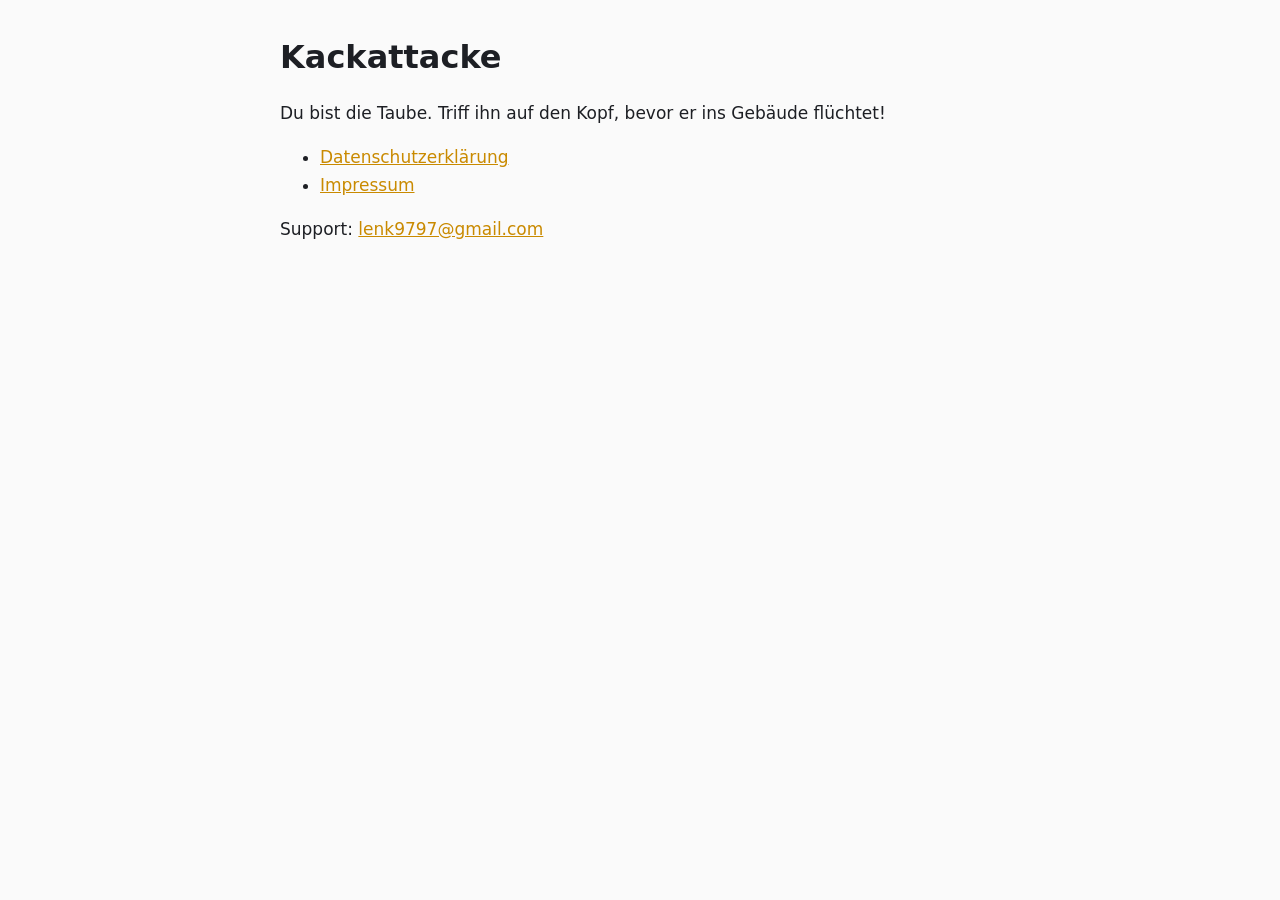
<file: index.html>
<!doctype html>
<html lang="de">
<head>
<meta charset="utf-8">
<meta name="viewport" content="width=device-width, initial-scale=1">
<title>Kackattacke</title>
<link rel="stylesheet" href="style.css">
</head>
<body>
<main>
<h1>Kackattacke</h1>
<p>Du bist die Taube. Triff ihn auf den Kopf, bevor er ins Gebäude flüchtet!</p>
<ul>
  <li><a href="datenschutz.html">Datenschutzerklärung</a></li>
  <li><a href="impressum.html">Impressum</a></li>
</ul>
<p>Support: <a href="mailto:lenk9797@gmail.com">lenk9797@gmail.com</a></p>
</main>
</body>
</html>
</file>
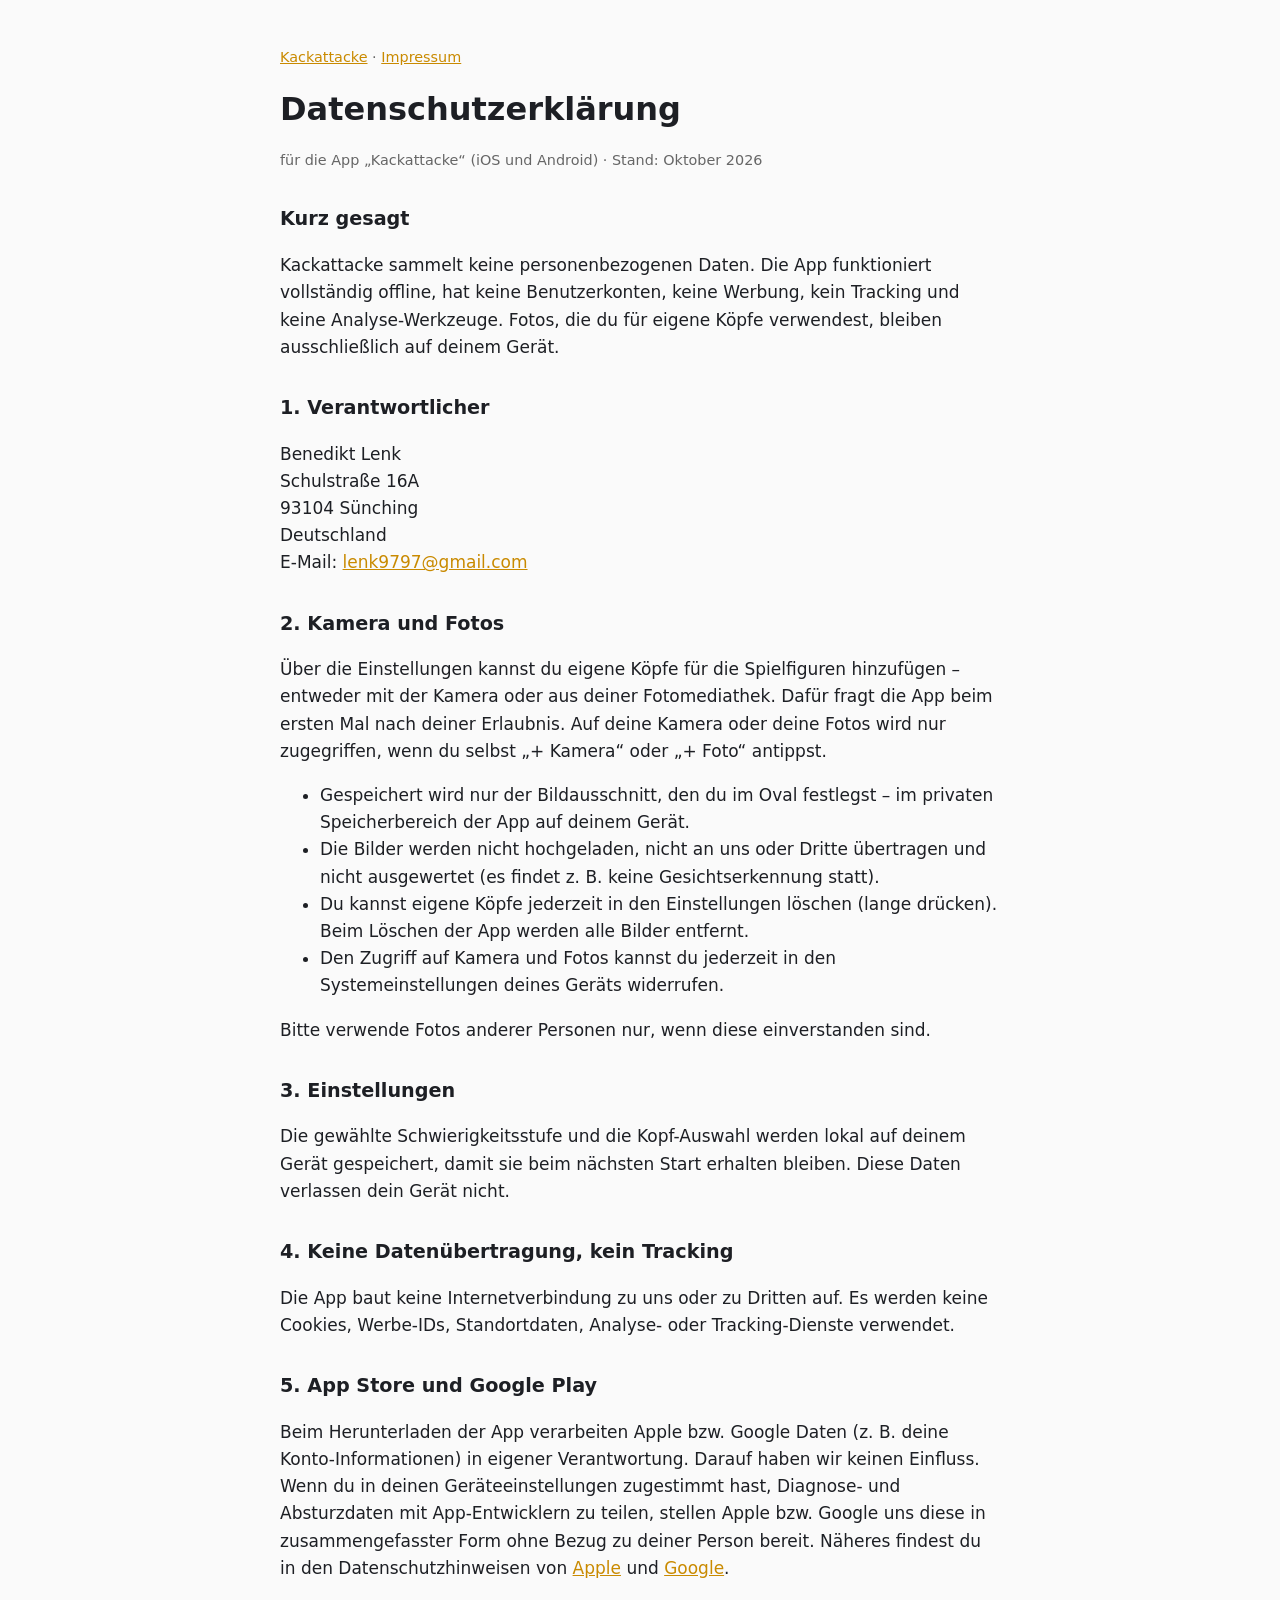
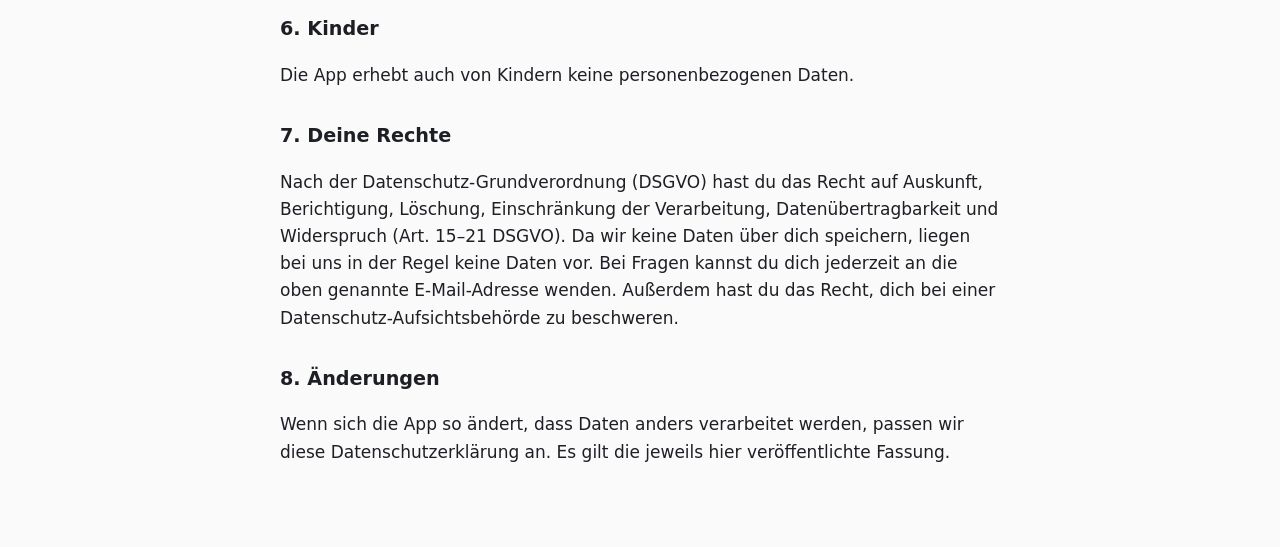
<file: datenschutz.html>
<!doctype html>
<html lang="de">
<head>
<meta charset="utf-8">
<meta name="viewport" content="width=device-width, initial-scale=1">
<title>Kackattacke – Datenschutzerklärung</title>
<link rel="stylesheet" href="style.css">
</head>
<body>
<main>
<p class="nav"><a href="index.html">Kackattacke</a> · <a href="impressum.html">Impressum</a></p>

<h1>Datenschutzerklärung</h1>
<p class="meta">für die App „Kackattacke“ (iOS und Android) · Stand: Oktober 2026</p>

<h2>Kurz gesagt</h2>
<p>Kackattacke sammelt keine personenbezogenen Daten. Die App funktioniert vollständig offline,
hat keine Benutzerkonten, keine Werbung, kein Tracking und keine Analyse-Werkzeuge.
Fotos, die du für eigene Köpfe verwendest, bleiben ausschließlich auf deinem Gerät.</p>

<h2>1. Verantwortlicher</h2>
<p>
Benedikt Lenk<br>
Schulstraße 16A<br>
93104 Sünching<br>
Deutschland<br>
E-Mail: <a href="mailto:lenk9797@gmail.com">lenk9797@gmail.com</a>
</p>

<h2>2. Kamera und Fotos</h2>
<p>Über die Einstellungen kannst du eigene Köpfe für die Spielfiguren hinzufügen – entweder mit der
Kamera oder aus deiner Fotomediathek. Dafür fragt die App beim ersten Mal nach deiner Erlaubnis.
Auf deine Kamera oder deine Fotos wird nur zugegriffen, wenn du selbst „+ Kamera“ oder „+ Foto“ antippst.</p>
<ul>
  <li>Gespeichert wird nur der Bildausschnitt, den du im Oval festlegst – im privaten Speicherbereich der App auf deinem Gerät.</li>
  <li>Die Bilder werden nicht hochgeladen, nicht an uns oder Dritte übertragen und nicht ausgewertet (es findet z.&nbsp;B. keine Gesichtserkennung statt).</li>
  <li>Du kannst eigene Köpfe jederzeit in den Einstellungen löschen (lange drücken). Beim Löschen der App werden alle Bilder entfernt.</li>
  <li>Den Zugriff auf Kamera und Fotos kannst du jederzeit in den Systemeinstellungen deines Geräts widerrufen.</li>
</ul>
<p>Bitte verwende Fotos anderer Personen nur, wenn diese einverstanden sind.</p>

<h2>3. Einstellungen</h2>
<p>Die gewählte Schwierigkeitsstufe und die Kopf-Auswahl werden lokal auf deinem Gerät gespeichert,
damit sie beim nächsten Start erhalten bleiben. Diese Daten verlassen dein Gerät nicht.</p>

<h2>4. Keine Datenübertragung, kein Tracking</h2>
<p>Die App baut keine Internetverbindung zu uns oder zu Dritten auf. Es werden keine Cookies,
Werbe-IDs, Standortdaten, Analyse- oder Tracking-Dienste verwendet.</p>

<h2>5. App Store und Google Play</h2>
<p>Beim Herunterladen der App verarbeiten Apple bzw. Google Daten (z.&nbsp;B. deine Konto-Informationen)
in eigener Verantwortung. Darauf haben wir keinen Einfluss. Wenn du in deinen Geräteeinstellungen
zugestimmt hast, Diagnose- und Absturzdaten mit App-Entwicklern zu teilen, stellen Apple bzw. Google
uns diese in zusammengefasster Form ohne Bezug zu deiner Person bereit. Näheres findest du in den
Datenschutzhinweisen von
<a href="https://www.apple.com/de/legal/privacy/">Apple</a> und
<a href="https://policies.google.com/privacy?hl=de">Google</a>.</p>

<h2>6. Kinder</h2>
<p>Die App erhebt auch von Kindern keine personenbezogenen Daten.</p>

<h2>7. Deine Rechte</h2>
<p>Nach der Datenschutz-Grundverordnung (DSGVO) hast du das Recht auf Auskunft, Berichtigung,
Löschung, Einschränkung der Verarbeitung, Datenübertragbarkeit und Widerspruch (Art.&nbsp;15–21 DSGVO).
Da wir keine Daten über dich speichern, liegen bei uns in der Regel keine Daten vor. Bei Fragen
kannst du dich jederzeit an die oben genannte E-Mail-Adresse wenden. Außerdem hast du das Recht,
dich bei einer Datenschutz-Aufsichtsbehörde zu beschweren.</p>

<h2>8. Änderungen</h2>
<p>Wenn sich die App so ändert, dass Daten anders verarbeitet werden, passen wir diese
Datenschutzerklärung an. Es gilt die jeweils hier veröffentlichte Fassung.</p>
</main>
</body>
</html>
</file>
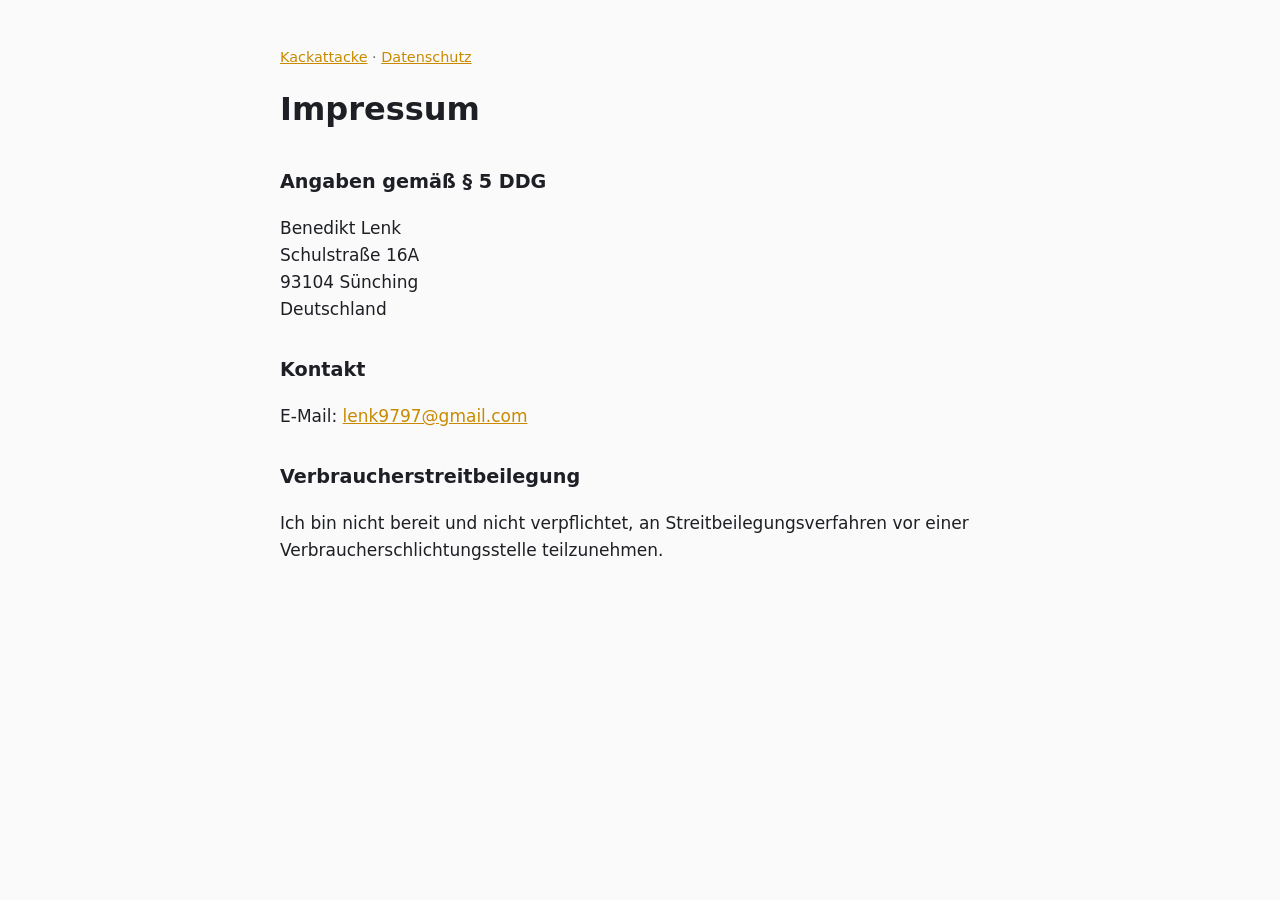
<file: impressum.html>
<!doctype html>
<html lang="de">
<head>
<meta charset="utf-8">
<meta name="viewport" content="width=device-width, initial-scale=1">
<title>Kackattacke – Impressum</title>
<link rel="stylesheet" href="style.css">
</head>
<body>
<main>
<p class="nav"><a href="index.html">Kackattacke</a> · <a href="datenschutz.html">Datenschutz</a></p>

<h1>Impressum</h1>

<h2>Angaben gemäß § 5 DDG</h2>
<p>
Benedikt Lenk<br>
Schulstraße 16A<br>
93104 Sünching<br>
Deutschland
</p>

<h2>Kontakt</h2>
<p>
E-Mail: <a href="mailto:lenk9797@gmail.com">lenk9797@gmail.com</a>
</p>

<!-- Nur falls vorhanden, sonst diesen Abschnitt löschen:
<h2>Umsatzsteuer-ID</h2>
<p>Umsatzsteuer-Identifikationsnummer gemäß § 27a UStG: DE…</p>
-->

<h2>Verbraucherstreitbeilegung</h2>
<p>Ich bin nicht bereit und nicht verpflichtet, an Streitbeilegungsverfahren vor einer
Verbraucherschlichtungsstelle teilzunehmen.</p>
</main>
</body>
</html>
</file>
<file: style.css>
:root { color-scheme: light dark; --fg: #1d1f24; --bg: #fafafa; --muted: #666; --accent: #c98a00; }
@media (prefers-color-scheme: dark) { :root { --fg: #e9ecef; --bg: #16181d; --muted: #9aa0a8; --accent: #ffcf3f; } }
body { margin: 0; background: var(--bg); color: var(--fg); font: 17px/1.6 -apple-system, system-ui, "Segoe UI", Roboto, sans-serif; }
main { max-width: 720px; margin: 0 auto; padding: 32px 16px 64px; }
h1 { margin: 0 0 4px; font-size: 2rem; overflow-wrap: break-word; hyphens: auto; }
h2 { margin-top: 2rem; font-size: 1.2rem; }
a { color: var(--accent); }
.meta, .nav { color: var(--muted); font-size: 0.9rem; }
mark { background: #ffe58a; color: #000; padding: 0 3px; border-radius: 3px; }
</file>
